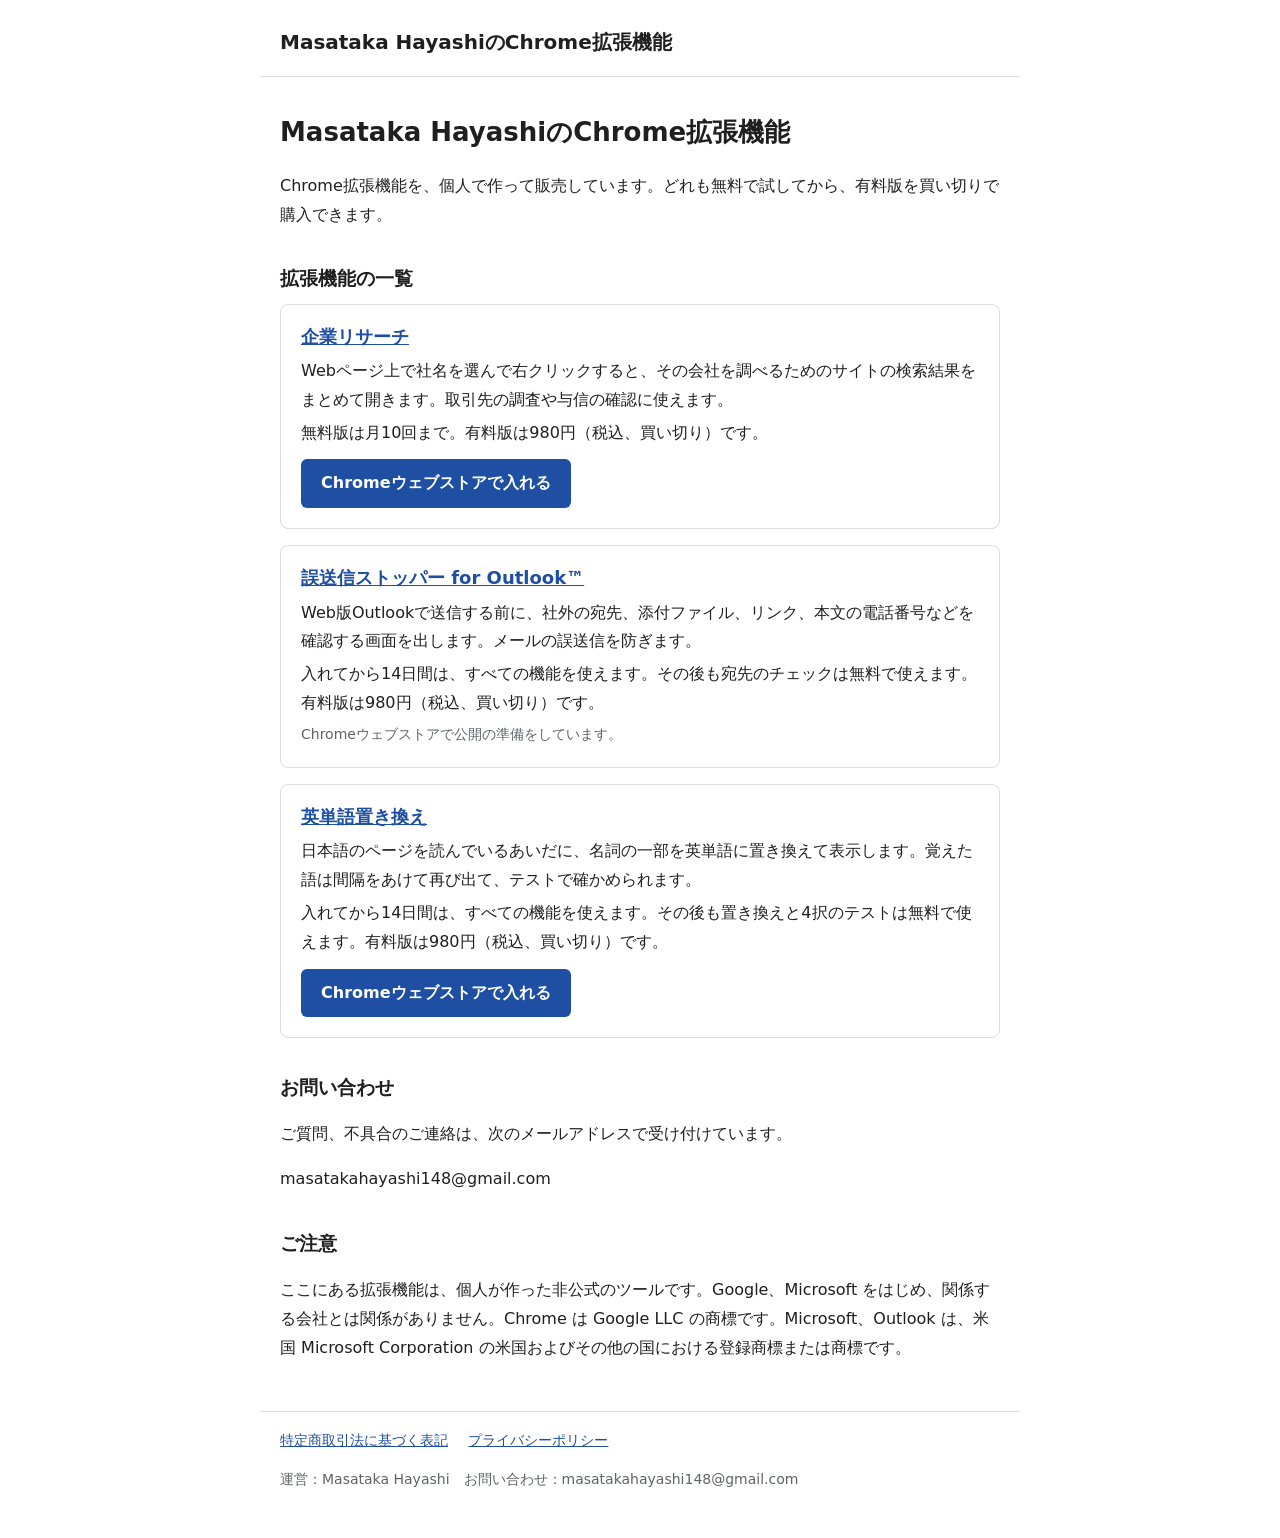
<file: index.html>
<!doctype html>
<html lang="ja">
<head>
  <meta charset="utf-8">
  <meta name="viewport" content="width=device-width, initial-scale=1">
  <title>Masataka HayashiのChrome拡張機能</title>
  <meta name="description" content="Masataka Hayashiが作って販売しているChrome拡張機能の一覧です。企業リサーチ、誤送信ストッパー for Outlook™、英単語置き換え。">
  <link rel="stylesheet" href="style.css">
</head>
<body>
  <header>
    <a href="./">Masataka HayashiのChrome拡張機能</a>
  </header>

  <main>
    <h1>Masataka HayashiのChrome拡張機能</h1>
    <p>Chrome拡張機能を、個人で作って販売しています。どれも無料で試してから、有料版を買い切りで購入できます。</p>

    <h2>拡張機能の一覧</h2>
    <ul class="products">
      <li>
        <h3><a href="https://mhdeveloperaccount.github.io/kigyo-research/">企業リサーチ</a></h3>
        <p>Webページ上で社名を選んで右クリックすると、その会社を調べるためのサイトの検索結果をまとめて開きます。取引先の調査や与信の確認に使えます。</p>
        <p>無料版は月10回まで。有料版は980円（税込、買い切り）です。</p>
        <p><a class="cta" href="https://chromewebstore.google.com/detail/jkmiamkfhlkgbojgkjkimecghgchalpo">Chromeウェブストアで入れる</a></p>
      </li>
      <li>
        <h3><a href="gosoushin-stopper/">誤送信ストッパー for Outlook™</a></h3>
        <p>Web版Outlookで送信する前に、社外の宛先、添付ファイル、リンク、本文の電話番号などを確認する画面を出します。メールの誤送信を防ぎます。</p>
        <p>入れてから14日間は、すべての機能を使えます。その後も宛先のチェックは無料で使えます。有料版は980円（税込、買い切り）です。</p>
        <p class="note">Chromeウェブストアで公開の準備をしています。</p>
      </li>
      <li>
        <h3><a href="eitango-okikae/">英単語置き換え</a></h3>
        <p>日本語のページを読んでいるあいだに、名詞の一部を英単語に置き換えて表示します。覚えた語は間隔をあけて再び出て、テストで確かめられます。</p>
        <p>入れてから14日間は、すべての機能を使えます。その後も置き換えと4択のテストは無料で使えます。有料版は980円（税込、買い切り）です。</p>
        <p><a class="cta" href="https://chromewebstore.google.com/detail/onfeickpnhmddnmibehaaholhckcnhnn">Chromeウェブストアで入れる</a></p>
      </li>
    </ul>

    <h2>お問い合わせ</h2>
    <p>ご質問、不具合のご連絡は、次のメールアドレスで受け付けています。</p>
    <p>masatakahayashi148@gmail.com</p>

    <h2>ご注意</h2>
    <p>ここにある拡張機能は、個人が作った非公式のツールです。Google、Microsoft をはじめ、関係する会社とは関係がありません。Chrome は Google LLC の商標です。Microsoft、Outlook は、米国 Microsoft Corporation の米国およびその他の国における登録商標または商標です。</p>
  </main>

  <footer>
    <a href="tokushoho.html">特定商取引法に基づく表記</a>
    <a href="privacy.html">プライバシーポリシー</a>
    <p>運営：Masataka Hayashi　お問い合わせ：masatakahayashi148@gmail.com</p>
  </footer>
</body>
</html>
</file>
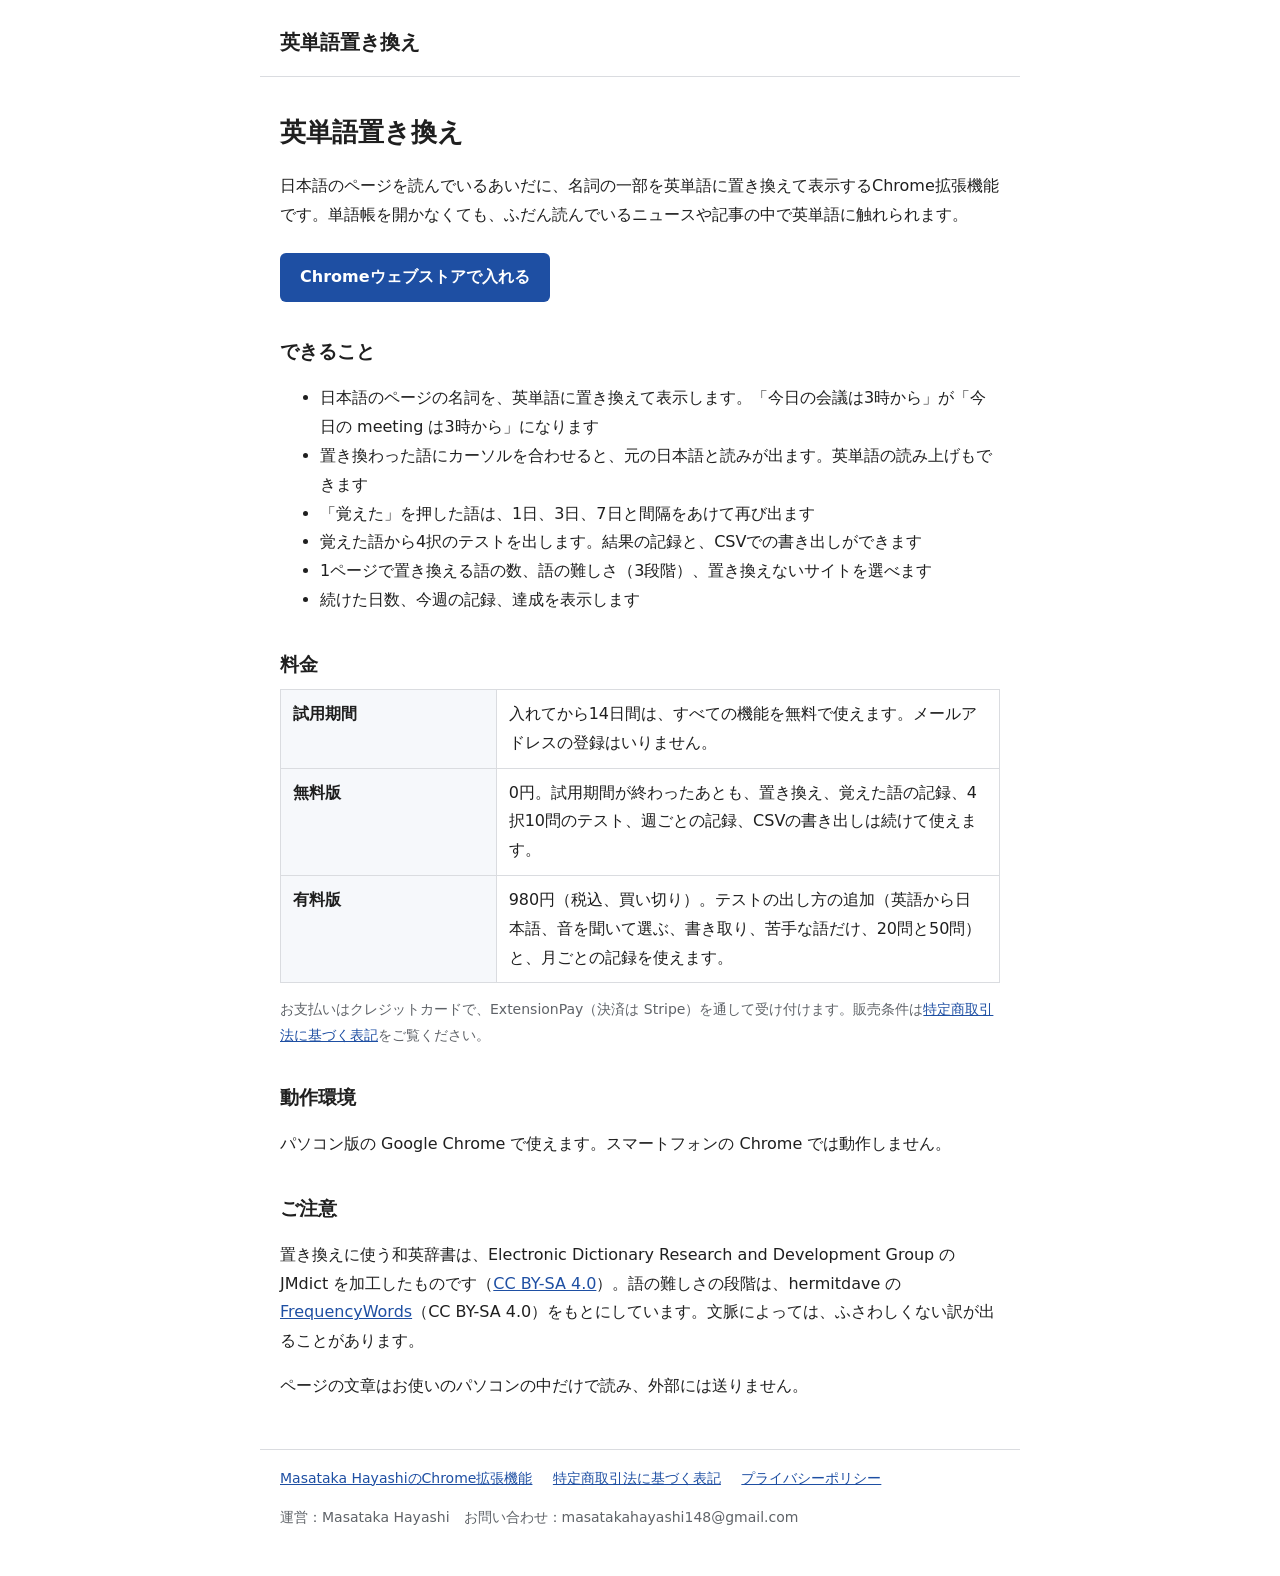
<file: eitango-okikae/index.html>
<!doctype html>
<html lang="ja">
<head>
  <meta charset="utf-8">
  <meta name="viewport" content="width=device-width, initial-scale=1">
  <title>英単語置き換え｜日本語のページを読みながら英単語を覚えるChrome拡張</title>
  <meta name="description" content="日本語のページを読んでいるあいだに、名詞の一部を英単語に置き換えて表示するChrome拡張機能です。覚えた語は間隔をあけて再び出て、テストで確かめられます。">
  <link rel="stylesheet" href="../style.css">
</head>
<body>
  <header>
    <a href="./">英単語置き換え</a>
  </header>

  <main>
    <h1>英単語置き換え</h1>
    <p>日本語のページを読んでいるあいだに、名詞の一部を英単語に置き換えて表示するChrome拡張機能です。単語帳を開かなくても、ふだん読んでいるニュースや記事の中で英単語に触れられます。</p>
    <p><a class="cta" href="https://chromewebstore.google.com/detail/onfeickpnhmddnmibehaaholhckcnhnn">Chromeウェブストアで入れる</a></p>

    <h2>できること</h2>
    <ul>
      <li>日本語のページの名詞を、英単語に置き換えて表示します。「今日の会議は3時から」が「今日の meeting は3時から」になります</li>
      <li>置き換わった語にカーソルを合わせると、元の日本語と読みが出ます。英単語の読み上げもできます</li>
      <li>「覚えた」を押した語は、1日、3日、7日と間隔をあけて再び出ます</li>
      <li>覚えた語から4択のテストを出します。結果の記録と、CSVでの書き出しができます</li>
      <li>1ページで置き換える語の数、語の難しさ（3段階）、置き換えないサイトを選べます</li>
      <li>続けた日数、今週の記録、達成を表示します</li>
    </ul>

    <h2>料金</h2>
    <table>
      <tr>
        <th>試用期間</th>
        <td>入れてから14日間は、すべての機能を無料で使えます。メールアドレスの登録はいりません。</td>
      </tr>
      <tr>
        <th>無料版</th>
        <td>0円。試用期間が終わったあとも、置き換え、覚えた語の記録、4択10問のテスト、週ごとの記録、CSVの書き出しは続けて使えます。</td>
      </tr>
      <tr>
        <th>有料版</th>
        <td>980円（税込、買い切り）。テストの出し方の追加（英語から日本語、音を聞いて選ぶ、書き取り、苦手な語だけ、20問と50問）と、月ごとの記録を使えます。</td>
      </tr>
    </table>
    <p class="note">お支払いはクレジットカードで、ExtensionPay（決済は Stripe）を通して受け付けます。販売条件は<a href="../tokushoho.html">特定商取引法に基づく表記</a>をご覧ください。</p>

    <h2>動作環境</h2>
    <p>パソコン版の Google Chrome で使えます。スマートフォンの Chrome では動作しません。</p>

    <h2>ご注意</h2>
    <p>置き換えに使う和英辞書は、Electronic Dictionary Research and Development Group の JMdict を加工したものです（<a href="https://www.edrdg.org/edrdg/licence.html">CC BY-SA 4.0</a>）。語の難しさの段階は、hermitdave の <a href="https://github.com/hermitdave/FrequencyWords">FrequencyWords</a>（CC BY-SA 4.0）をもとにしています。文脈によっては、ふさわしくない訳が出ることがあります。</p>
    <p>ページの文章はお使いのパソコンの中だけで読み、外部には送りません。</p>
  </main>

  <footer>
    <a href="../">Masataka HayashiのChrome拡張機能</a>
    <a href="../tokushoho.html">特定商取引法に基づく表記</a>
    <a href="privacy.html">プライバシーポリシー</a>
    <p>運営：Masataka Hayashi　お問い合わせ：masatakahayashi148@gmail.com</p>
  </footer>
</body>
</html>
</file>
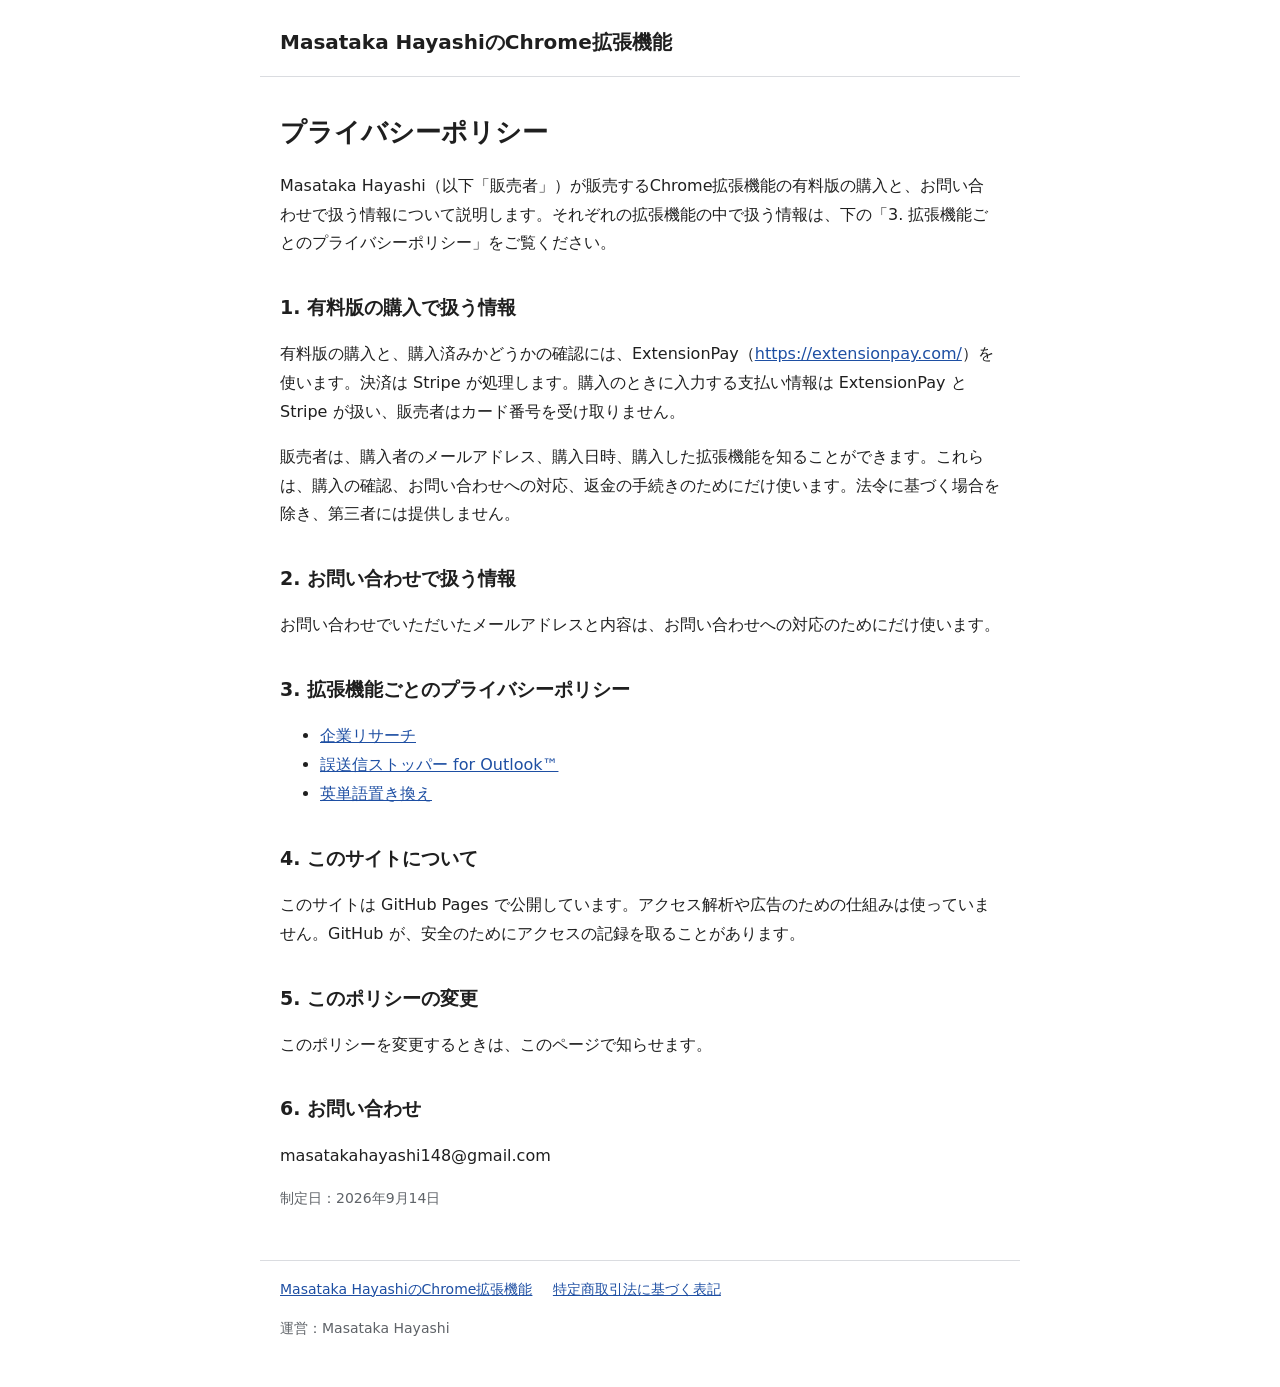
<file: privacy.html>
<!doctype html>
<html lang="ja">
<head>
  <meta charset="utf-8">
  <meta name="viewport" content="width=device-width, initial-scale=1">
  <title>プライバシーポリシー｜Masataka HayashiのChrome拡張機能</title>
  <link rel="stylesheet" href="style.css">
</head>
<body>
  <header>
    <a href="./">Masataka HayashiのChrome拡張機能</a>
  </header>

  <main>
    <h1>プライバシーポリシー</h1>
    <p>Masataka Hayashi（以下「販売者」）が販売するChrome拡張機能の有料版の購入と、お問い合わせで扱う情報について説明します。それぞれの拡張機能の中で扱う情報は、下の「3. 拡張機能ごとのプライバシーポリシー」をご覧ください。</p>

    <h2>1. 有料版の購入で扱う情報</h2>
    <p>有料版の購入と、購入済みかどうかの確認には、ExtensionPay（<a href="https://extensionpay.com/">https://extensionpay.com/</a>）を使います。決済は Stripe が処理します。購入のときに入力する支払い情報は ExtensionPay と Stripe が扱い、販売者はカード番号を受け取りません。</p>
    <p>販売者は、購入者のメールアドレス、購入日時、購入した拡張機能を知ることができます。これらは、購入の確認、お問い合わせへの対応、返金の手続きのためにだけ使います。法令に基づく場合を除き、第三者には提供しません。</p>

    <h2>2. お問い合わせで扱う情報</h2>
    <p>お問い合わせでいただいたメールアドレスと内容は、お問い合わせへの対応のためにだけ使います。</p>

    <h2>3. 拡張機能ごとのプライバシーポリシー</h2>
    <ul>
      <li><a href="https://mhdeveloperaccount.github.io/kigyo-research/privacy.html">企業リサーチ</a></li>
      <li><a href="gosoushin-stopper/privacy.html">誤送信ストッパー for Outlook™</a></li>
      <li><a href="eitango-okikae/privacy.html">英単語置き換え</a></li>
    </ul>

    <h2>4. このサイトについて</h2>
    <p>このサイトは GitHub Pages で公開しています。アクセス解析や広告のための仕組みは使っていません。GitHub が、安全のためにアクセスの記録を取ることがあります。</p>

    <h2>5. このポリシーの変更</h2>
    <p>このポリシーを変更するときは、このページで知らせます。</p>

    <h2>6. お問い合わせ</h2>
    <p>masatakahayashi148@gmail.com</p>

    <p class="note">制定日：2026年9月14日</p>
  </main>

  <footer>
    <a href="./">Masataka HayashiのChrome拡張機能</a>
    <a href="tokushoho.html">特定商取引法に基づく表記</a>
    <p>運営：Masataka Hayashi</p>
  </footer>
</body>
</html>
</file>
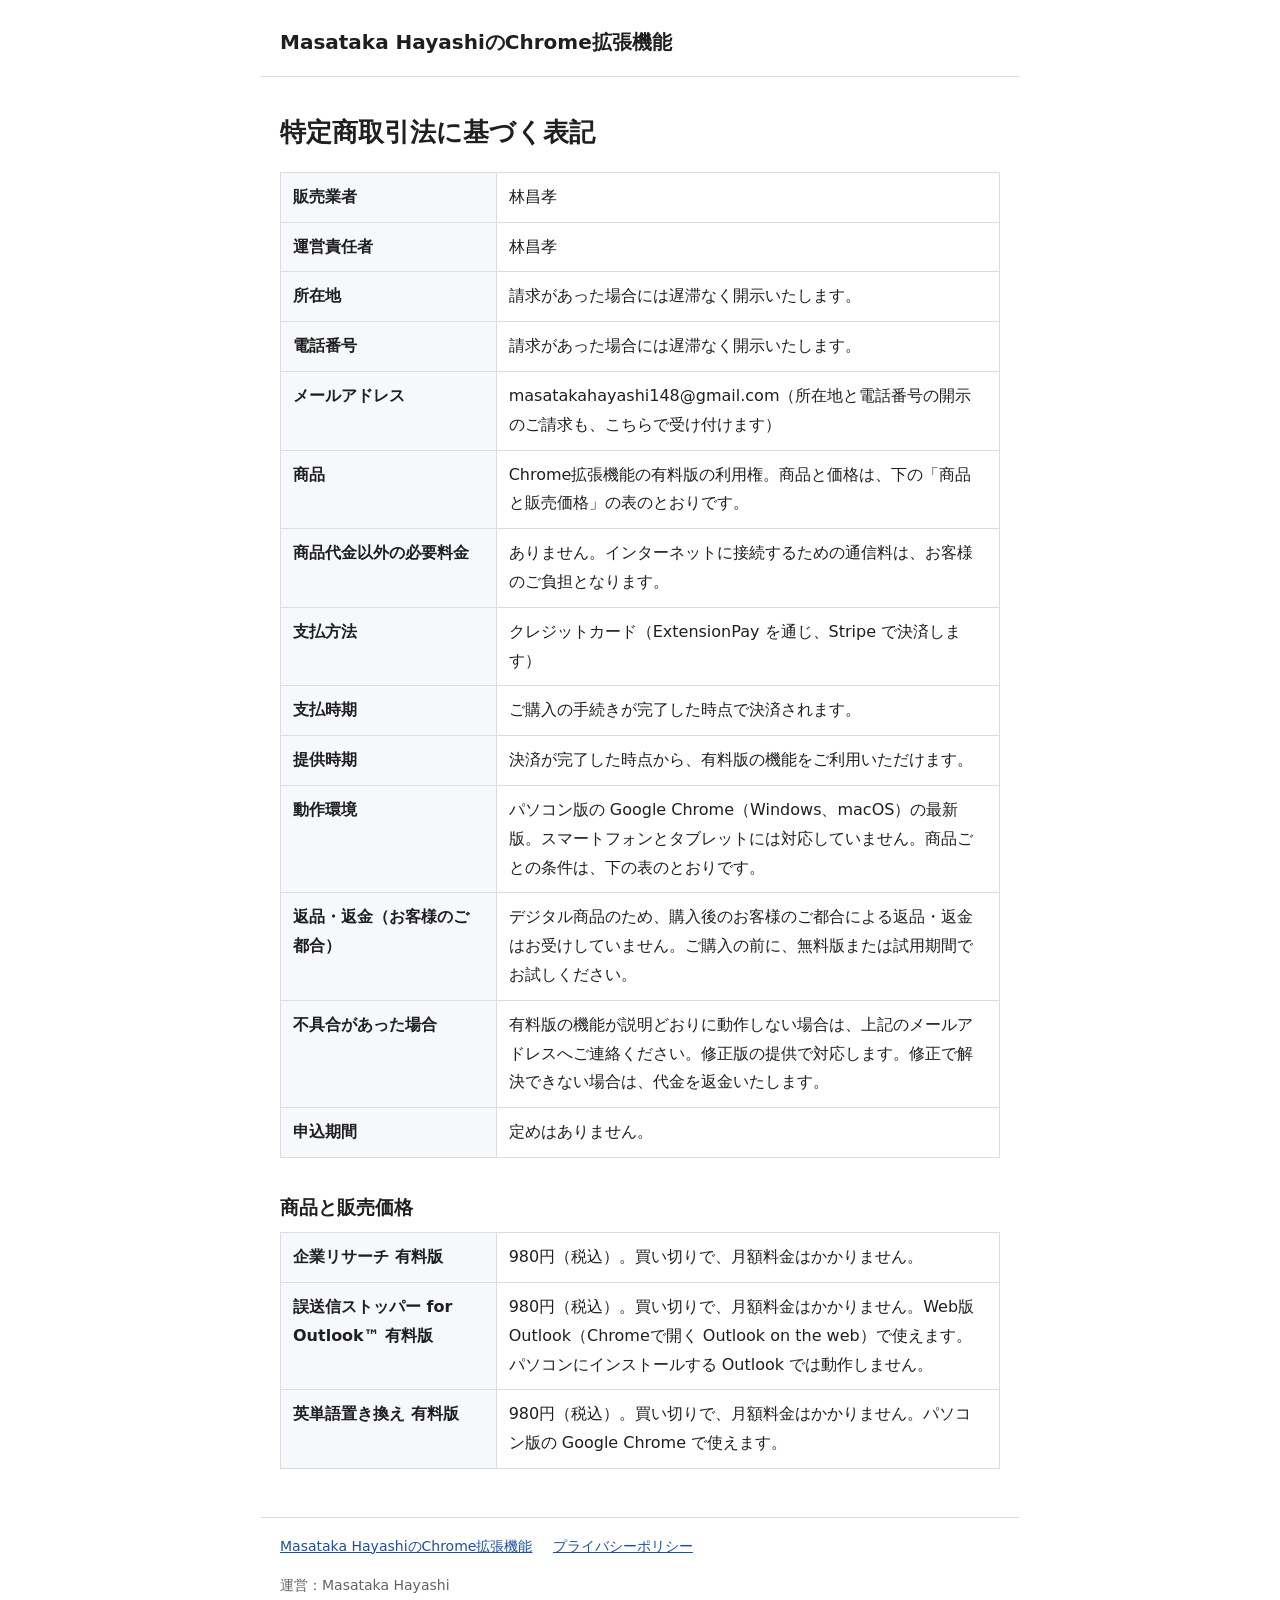
<file: tokushoho.html>
<!doctype html>
<html lang="ja">
<head>
  <meta charset="utf-8">
  <meta name="viewport" content="width=device-width, initial-scale=1">
  <title>特定商取引法に基づく表記｜Masataka HayashiのChrome拡張機能</title>
  <link rel="stylesheet" href="style.css">
</head>
<body>
  <header>
    <a href="./">Masataka HayashiのChrome拡張機能</a>
  </header>

  <main>
    <h1>特定商取引法に基づく表記</h1>
    <table>
      <tr>
        <th>販売業者</th>
        <td>林昌孝</td>
      </tr>
      <tr>
        <th>運営責任者</th>
        <td>林昌孝</td>
      </tr>
      <tr>
        <th>所在地</th>
        <td>請求があった場合には遅滞なく開示いたします。</td>
      </tr>
      <tr>
        <th>電話番号</th>
        <td>請求があった場合には遅滞なく開示いたします。</td>
      </tr>
      <tr>
        <th>メールアドレス</th>
        <td>masatakahayashi148@gmail.com（所在地と電話番号の開示のご請求も、こちらで受け付けます）</td>
      </tr>
      <tr>
        <th>商品</th>
        <td>Chrome拡張機能の有料版の利用権。商品と価格は、下の「商品と販売価格」の表のとおりです。</td>
      </tr>
      <tr>
        <th>商品代金以外の必要料金</th>
        <td>ありません。インターネットに接続するための通信料は、お客様のご負担となります。</td>
      </tr>
      <tr>
        <th>支払方法</th>
        <td>クレジットカード（ExtensionPay を通じ、Stripe で決済します）</td>
      </tr>
      <tr>
        <th>支払時期</th>
        <td>ご購入の手続きが完了した時点で決済されます。</td>
      </tr>
      <tr>
        <th>提供時期</th>
        <td>決済が完了した時点から、有料版の機能をご利用いただけます。</td>
      </tr>
      <tr>
        <th>動作環境</th>
        <td>パソコン版の Google Chrome（Windows、macOS）の最新版。スマートフォンとタブレットには対応していません。商品ごとの条件は、下の表のとおりです。</td>
      </tr>
      <tr>
        <th>返品・返金（お客様のご都合）</th>
        <td>デジタル商品のため、購入後のお客様のご都合による返品・返金はお受けしていません。ご購入の前に、無料版または試用期間でお試しください。</td>
      </tr>
      <tr>
        <th>不具合があった場合</th>
        <td>有料版の機能が説明どおりに動作しない場合は、上記のメールアドレスへご連絡ください。修正版の提供で対応します。修正で解決できない場合は、代金を返金いたします。</td>
      </tr>
      <tr>
        <th>申込期間</th>
        <td>定めはありません。</td>
      </tr>
    </table>

    <h2>商品と販売価格</h2>
    <table>
      <tr>
        <th>企業リサーチ 有料版</th>
        <td>980円（税込）。買い切りで、月額料金はかかりません。</td>
      </tr>
      <tr>
        <th>誤送信ストッパー for Outlook™ 有料版</th>
        <td>980円（税込）。買い切りで、月額料金はかかりません。Web版Outlook（Chromeで開く Outlook on the web）で使えます。パソコンにインストールする Outlook では動作しません。</td>
      </tr>
      <tr>
        <th>英単語置き換え 有料版</th>
        <td>980円（税込）。買い切りで、月額料金はかかりません。パソコン版の Google Chrome で使えます。</td>
      </tr>
    </table>
  </main>

  <footer>
    <a href="./">Masataka HayashiのChrome拡張機能</a>
    <a href="privacy.html">プライバシーポリシー</a>
    <p>運営：Masataka Hayashi</p>
  </footer>
</body>
</html>
</file>
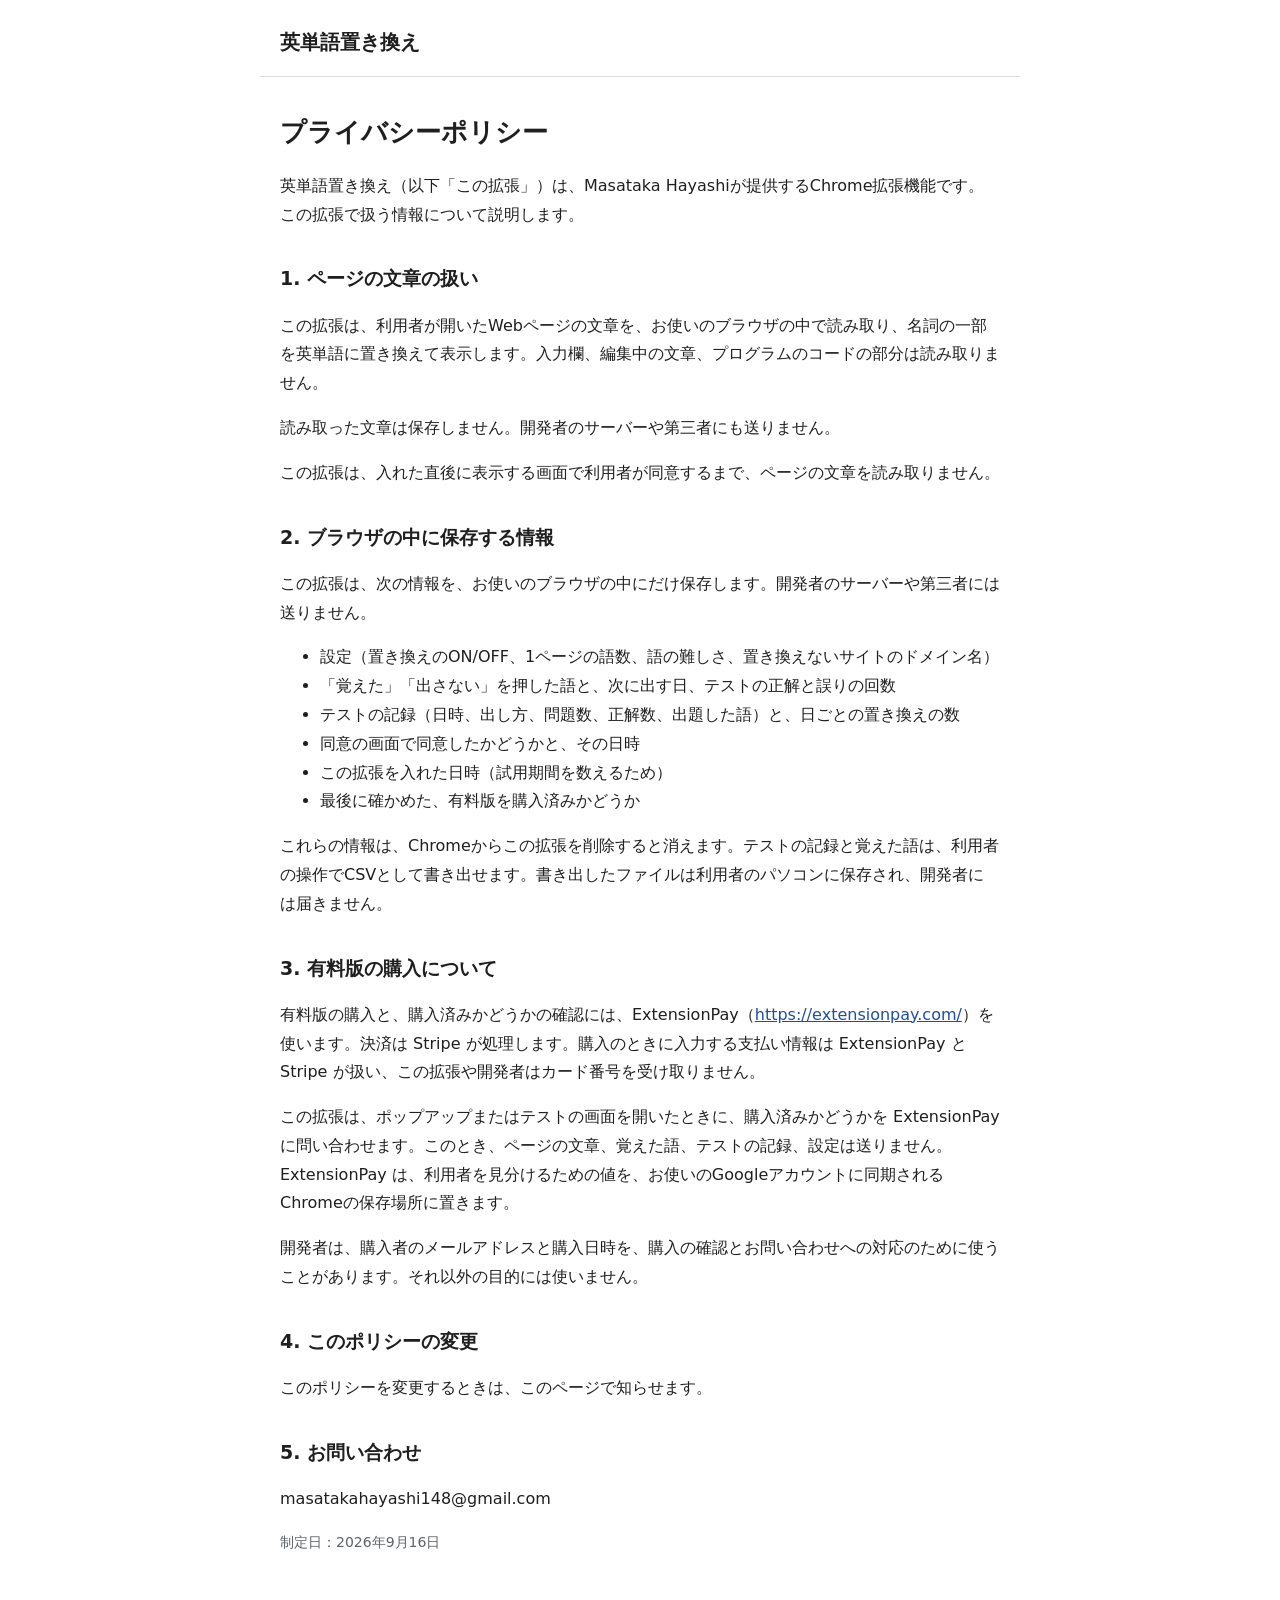
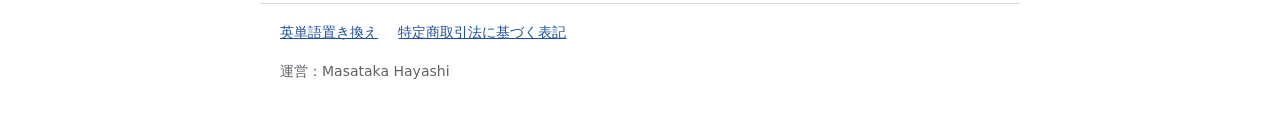
<file: eitango-okikae/privacy.html>
<!doctype html>
<html lang="ja">
<head>
  <meta charset="utf-8">
  <meta name="viewport" content="width=device-width, initial-scale=1">
  <title>プライバシーポリシー｜英単語置き換え</title>
  <link rel="stylesheet" href="../style.css">
</head>
<body>
  <header>
    <a href="./">英単語置き換え</a>
  </header>

  <main>
    <h1>プライバシーポリシー</h1>
    <p>英単語置き換え（以下「この拡張」）は、Masataka Hayashiが提供するChrome拡張機能です。この拡張で扱う情報について説明します。</p>

    <h2>1. ページの文章の扱い</h2>
    <p>この拡張は、利用者が開いたWebページの文章を、お使いのブラウザの中で読み取り、名詞の一部を英単語に置き換えて表示します。入力欄、編集中の文章、プログラムのコードの部分は読み取りません。</p>
    <p>読み取った文章は保存しません。開発者のサーバーや第三者にも送りません。</p>
    <p>この拡張は、入れた直後に表示する画面で利用者が同意するまで、ページの文章を読み取りません。</p>

    <h2>2. ブラウザの中に保存する情報</h2>
    <p>この拡張は、次の情報を、お使いのブラウザの中にだけ保存します。開発者のサーバーや第三者には送りません。</p>
    <ul>
      <li>設定（置き換えのON/OFF、1ページの語数、語の難しさ、置き換えないサイトのドメイン名）</li>
      <li>「覚えた」「出さない」を押した語と、次に出す日、テストの正解と誤りの回数</li>
      <li>テストの記録（日時、出し方、問題数、正解数、出題した語）と、日ごとの置き換えの数</li>
      <li>同意の画面で同意したかどうかと、その日時</li>
      <li>この拡張を入れた日時（試用期間を数えるため）</li>
      <li>最後に確かめた、有料版を購入済みかどうか</li>
    </ul>
    <p>これらの情報は、Chromeからこの拡張を削除すると消えます。テストの記録と覚えた語は、利用者の操作でCSVとして書き出せます。書き出したファイルは利用者のパソコンに保存され、開発者には届きません。</p>

    <h2>3. 有料版の購入について</h2>
    <p>有料版の購入と、購入済みかどうかの確認には、ExtensionPay（<a href="https://extensionpay.com/">https://extensionpay.com/</a>）を使います。決済は Stripe が処理します。購入のときに入力する支払い情報は ExtensionPay と Stripe が扱い、この拡張や開発者はカード番号を受け取りません。</p>
    <p>この拡張は、ポップアップまたはテストの画面を開いたときに、購入済みかどうかを ExtensionPay に問い合わせます。このとき、ページの文章、覚えた語、テストの記録、設定は送りません。ExtensionPay は、利用者を見分けるための値を、お使いのGoogleアカウントに同期されるChromeの保存場所に置きます。</p>
    <p>開発者は、購入者のメールアドレスと購入日時を、購入の確認とお問い合わせへの対応のために使うことがあります。それ以外の目的には使いません。</p>

    <h2>4. このポリシーの変更</h2>
    <p>このポリシーを変更するときは、このページで知らせます。</p>

    <h2>5. お問い合わせ</h2>
    <p>masatakahayashi148@gmail.com</p>

    <p class="note">制定日：2026年9月16日</p>
  </main>

  <footer>
    <a href="./">英単語置き換え</a>
    <a href="../tokushoho.html">特定商取引法に基づく表記</a>
    <p>運営：Masataka Hayashi</p>
  </footer>
</body>
</html>
</file>
<file: style.css>
:root {
  --bg: #ffffff;
  --text: #1f1f1f;
  --muted: #5f6368;
  --border: #dadce0;
  --accent: #1e4fa3;
  color-scheme: light;
}

* {
  box-sizing: border-box;
}

body {
  margin: 0;
  background: var(--bg);
  color: var(--text);
  font: 16px/1.8 system-ui, -apple-system, "Hiragino Sans", "Yu Gothic UI", sans-serif;
}

header,
main,
footer {
  max-width: 760px;
  margin: 0 auto;
  padding: 0 20px;
}

header {
  display: flex;
  align-items: center;
  gap: 12px;
  padding-top: 24px;
  padding-bottom: 16px;
  border-bottom: 1px solid var(--border);
}

header img {
  width: 40px;
  height: 40px;
}

header a {
  color: var(--text);
  font-size: 20px;
  font-weight: 700;
  text-decoration: none;
}

h1 {
  margin: 32px 0 16px;
  font-size: 26px;
}

h2 {
  margin: 32px 0 8px;
  font-size: 19px;
}

a {
  color: var(--accent);
}

table {
  width: 100%;
  border-collapse: collapse;
}

th,
td {
  padding: 10px 12px;
  border: 1px solid var(--border);
  vertical-align: top;
  text-align: left;
}

th {
  width: 30%;
  background: #f6f8fb;
  font-weight: 600;
}

.note {
  color: var(--muted);
  font-size: 14px;
}

footer {
  margin-top: 48px;
  padding-top: 16px;
  padding-bottom: 32px;
  border-top: 1px solid var(--border);
  color: var(--muted);
  font-size: 14px;
}

footer a {
  margin-right: 16px;
}

/* トップページの製品の一覧 */
.products {
  list-style: none;
  margin: 0;
  padding: 0;
}

.products li {
  border: 1px solid var(--border);
  border-radius: 8px;
  padding: 16px 20px;
  margin-bottom: 16px;
}

.products h3 {
  margin: 0 0 4px;
  font-size: 18px;
}

.products p {
  margin: 4px 0;
}

.cta {
  display: inline-block;
  margin-top: 8px;
  padding: 10px 20px;
  border-radius: 6px;
  background: var(--accent);
  color: #ffffff;
  font-weight: 600;
  text-decoration: none;
}

.cta:hover {
  background: #17408a;
}
</file>
